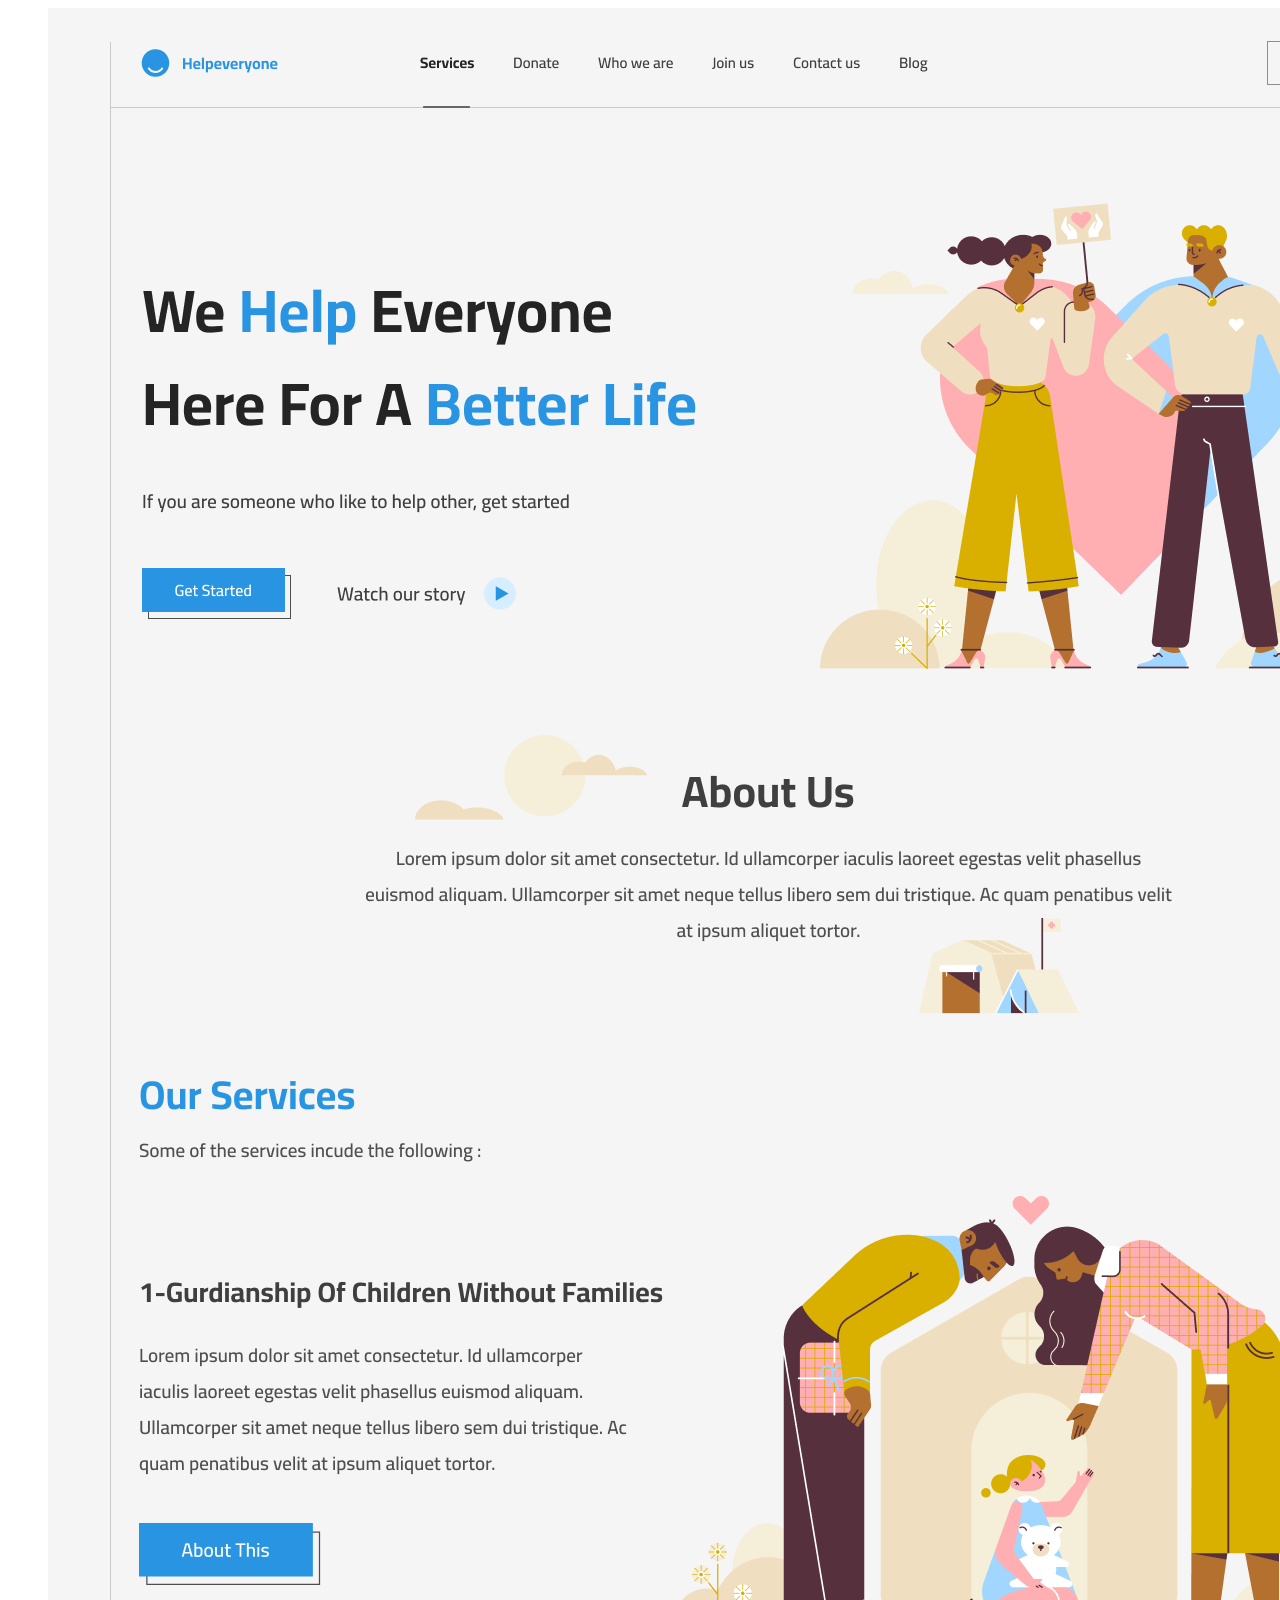
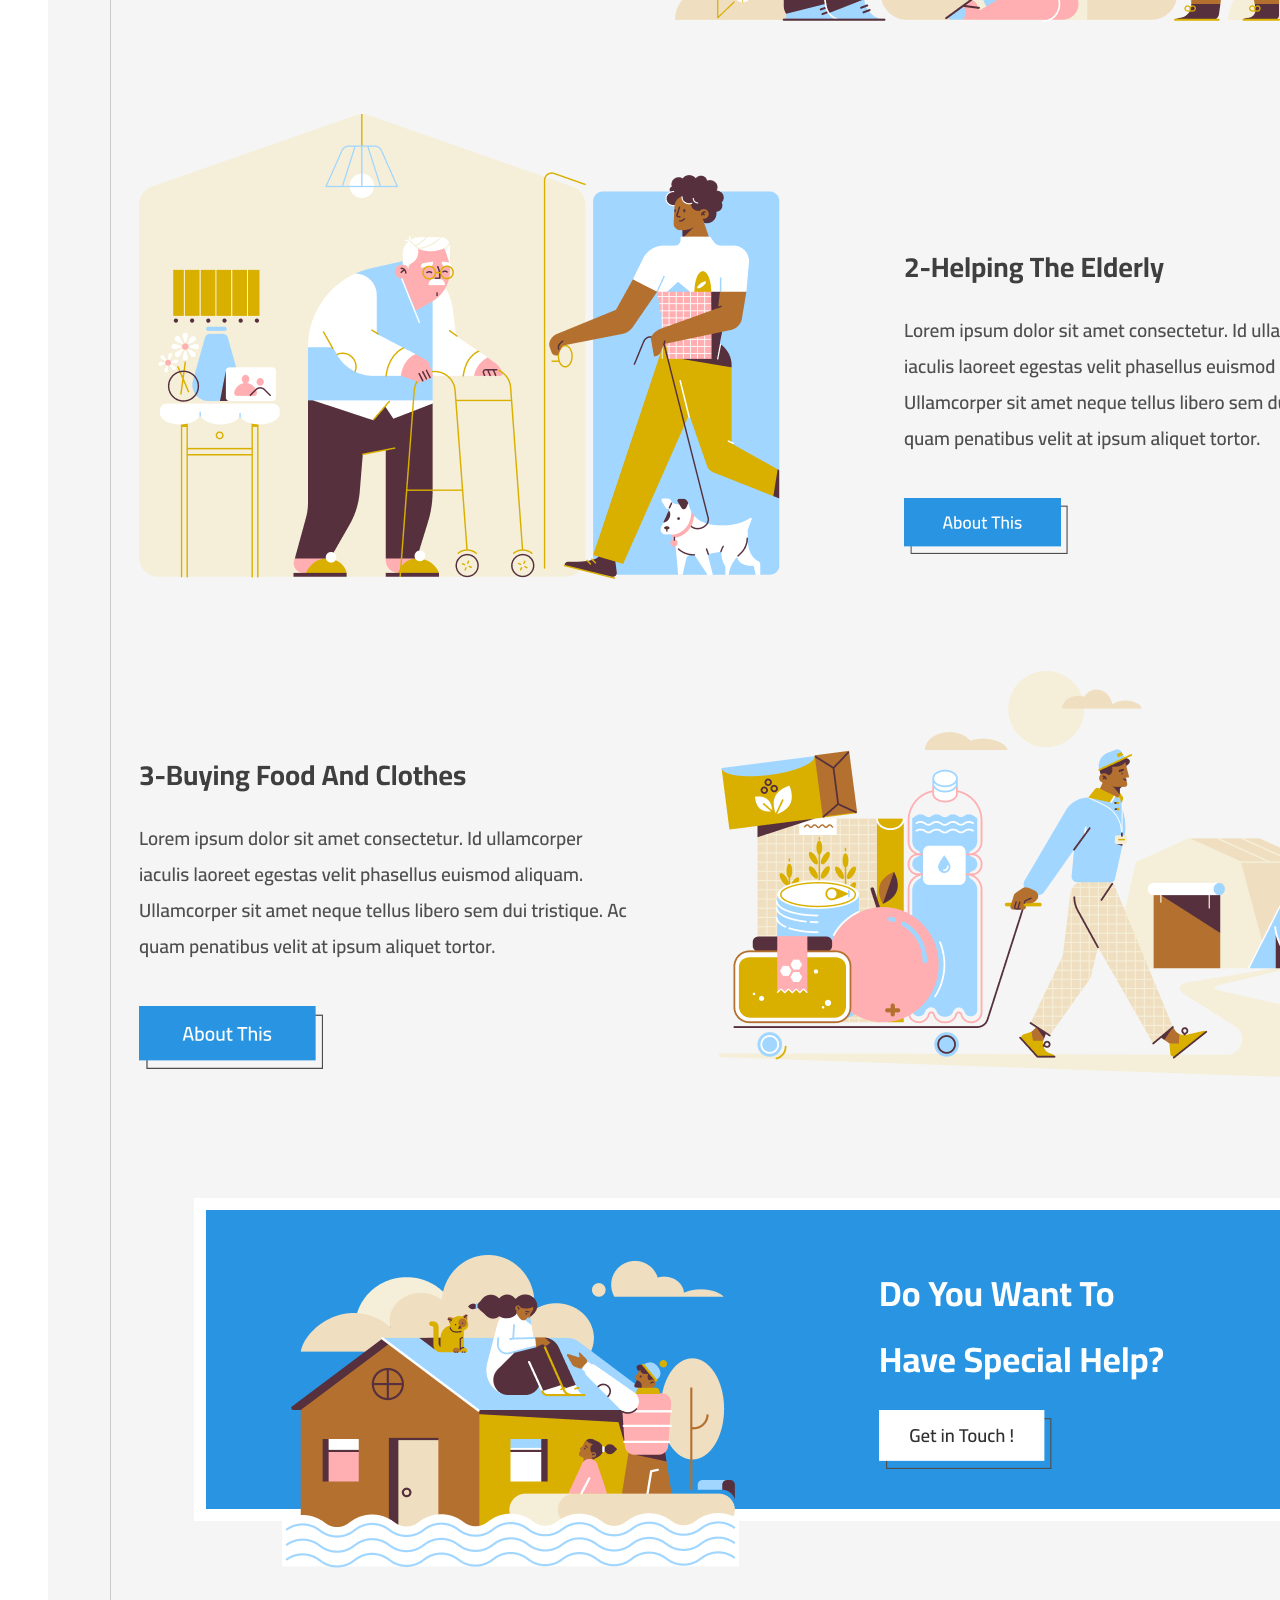
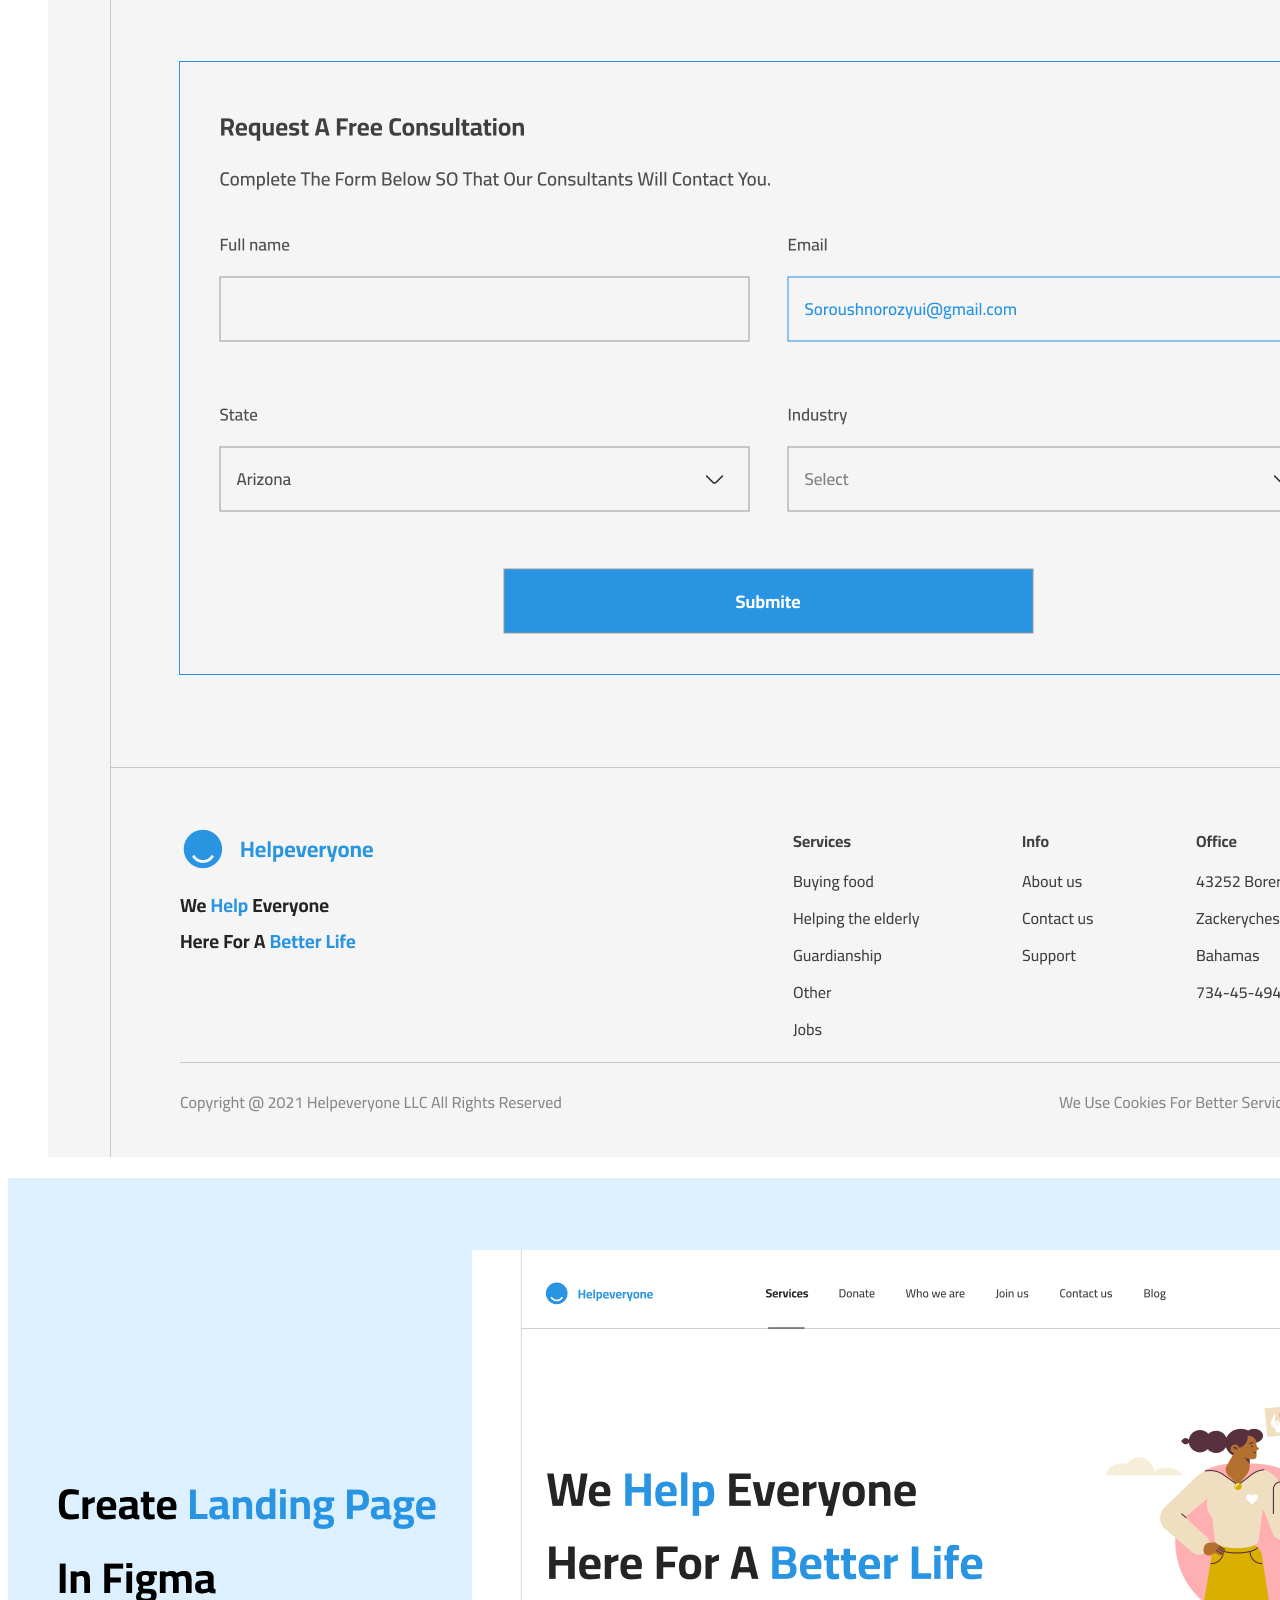
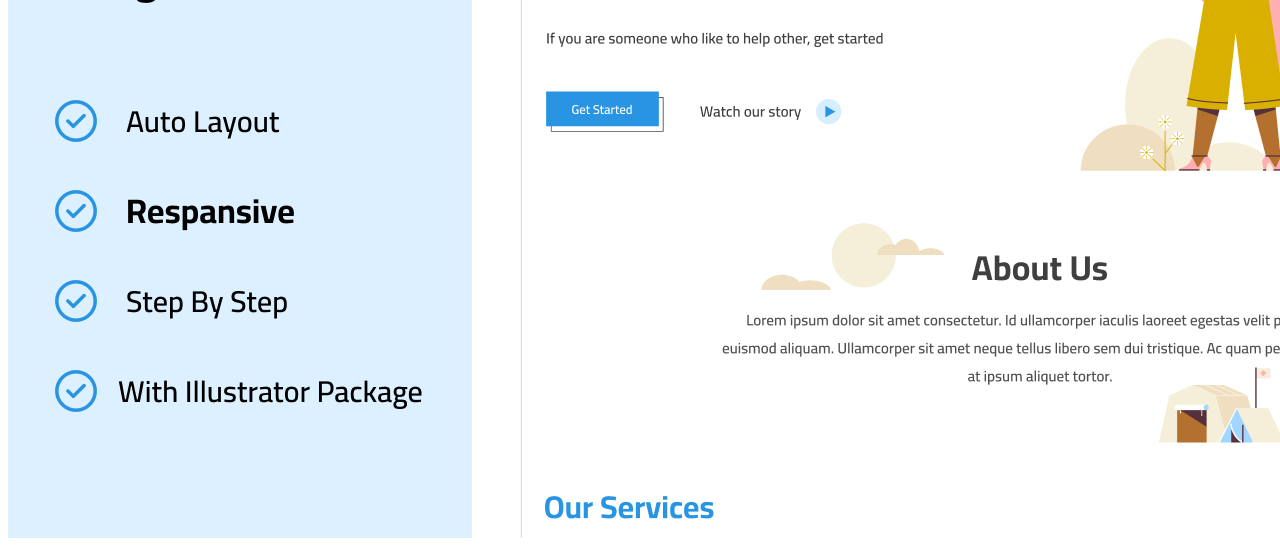
<file: code.html>
<DOCTYPE>
    <html>

    <head>
        <meta charset="UTF -8">
        <meta name="viewport" content="width-device-width, initial-scale=1.a">
        <title>LandingPage</title>
    </head>
    <div class="wrapperOne">
        <div class="bar">
                    <div class="header-section">
                        <div>
                            <ul>
                                <h1>
                                <navBar><img src="./images/Desktop - 1.png" navBar display: flex; justify-content: space-between; height: 50px; align-items: center;></navBar>
                                </h1>
                            </ul>

                        </div>
                        </div>
                    </div>
                    <div>
                    <span><navbar><img src="./images/Frame 40.png" navbar display: flex; justify-content: space-between; height: 4px; align-item: right;></navbar></span>
                        </b>
                    </span>
                </div>
                </html>
</file>
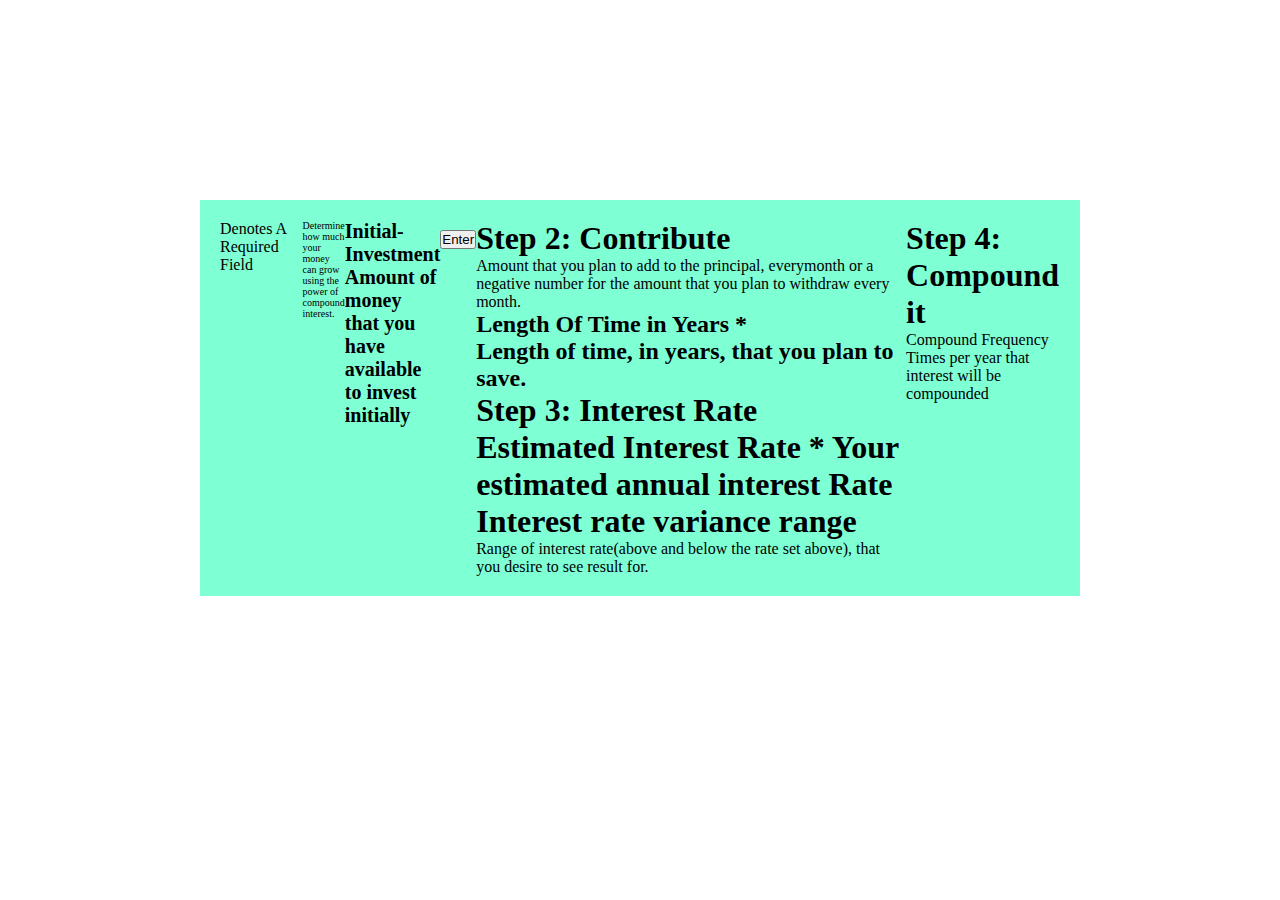
<file: InterestCalculator.html>
<!DOCTYPE html>
<html lang="en">
<head>
  <meta charset="UTF-8">
  <meta name="viewport" content="width=device-width, initial-scale=1.0">
  <title>InterestCalculator</title>
  <link rel="stylesheet" href="./InterestCalculator.css">
</head>
  <body>
    <div class="Wrapper">
      <div class="CompoundInterestCalculator">
        <p>Denotes A Required Field<p>
        <div class="firstStep">
          <p>Determine how much your money can grow using the power of compound interest.</p>
          <h1>Initial-Investment
            <p>Amount of money that you have available to invest initially</p>
            </h1>
            <div class="Enter">
              <button>Enter</button>
            </div>
        </div>
        <div class="secondStep">
          <h1>Step 2: Contribute</h1>
          <div class="MonthlyContribution">
            <p>Amount that you plan to add to the principal,
              everymonth or a negative number for the amount that you plan to withdraw every month.
            </p>
            <h2>Length Of Time in Years *
              <p>Length of time, in years, that you plan to save.
              </p>
            </h2>
          </div>
            <div class="thirdStep">
              <h1>Step 3: Interest Rate
              <p>Estimated Interest Rate *
                Your estimated annual interest Rate
              </p>
              </h1>
            </div>
            <h1>Interest rate variance range</h1>
            <p>Range of interest rate(above and below the rate set above),
              that you desire to see result for.
            </p>
        </div>
        <div class="fourthStep">
          <h1>Step 4: Compound it</h1>
          <p>Compound Frequency</p>
          <p>Times per year that interest will be compounded</p>
        </div>
        </div>
      </div>
</body>
</html>
</file>
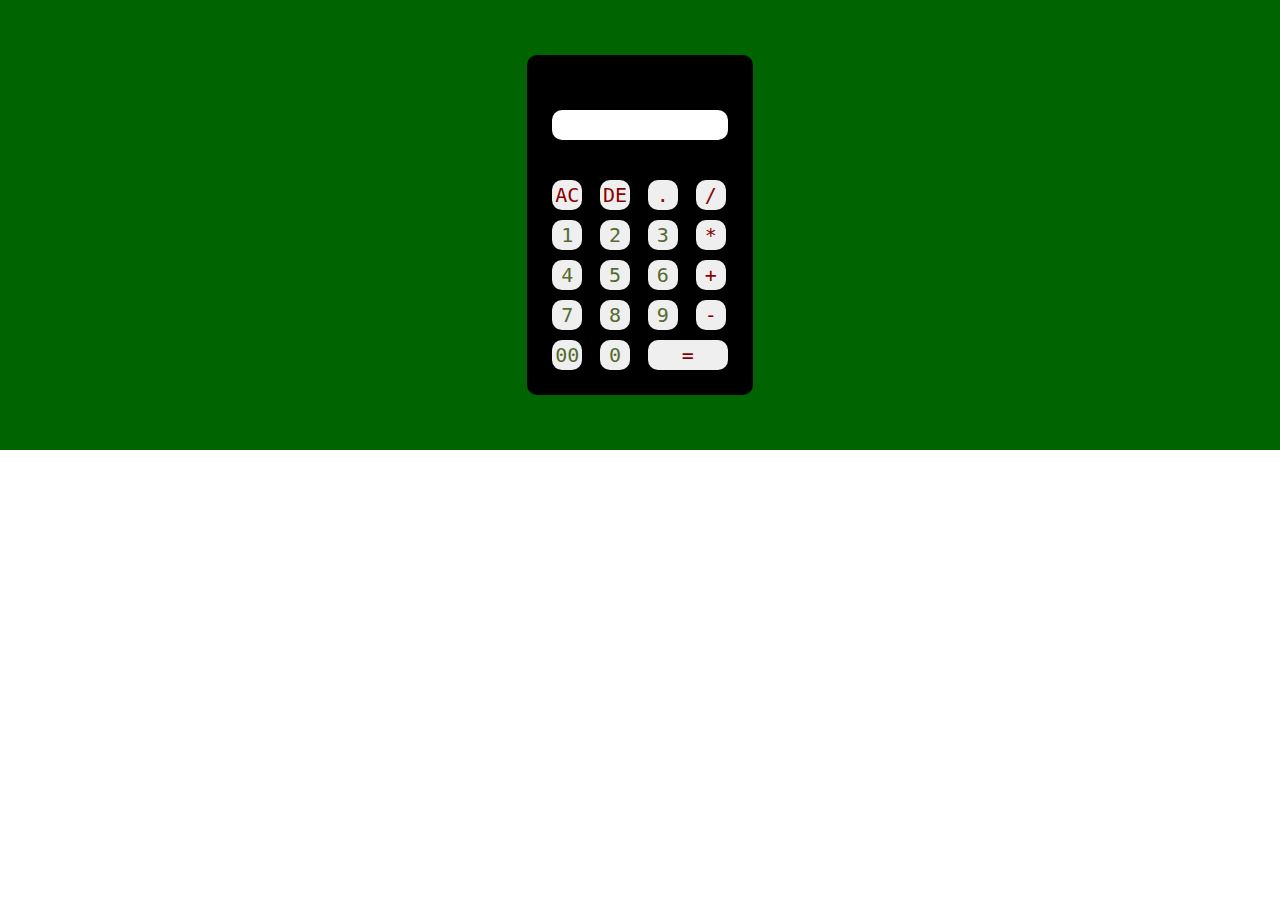
<file: Sample/SampleCalculator.html>
<!DOCTYPE html>
<html lang="en">
<head>
    <meta charset="UTF-8">
    <meta name="viewport" content="width=device-width, initial-scale=1.0">
    <title>SampleCalculator</title>
    <link rel="stylesheet" href="./SampleCalculator.css">
    <script src="./SampleCalculator.js"></script>
</head>
<body>
    <div class="parentWrapper">
        <div class="calculator">
            <form>
                <div class="display">
                    <input type="text" name="display">
                </div>
                <div>
                    <input type="button" value="AC" onclick="display.value = '' " class="operator">
                    <input type="button" value="DE" onclick="display.value = display.value.toString().slice(0,-1)" class="operator">
                    <input type="button" value="." onclick="display.value += '.' " class="operator">
                    <input type="button" value="/" onclick="display.value += '/' " class="operator">
                </div>
                <div>
                    <input type="button" value="1" onclick="display.value += '1' ">
                    <input type="button" value="2" onclick="display.value += '2' ">
                    <input type="button" value="3" onclick="display.value += '3' ">
                    <input type="button" value="*" onclick="display.value += '*' " class="operator">
                </div>
                <div>
                    <input type="button" value="4" onclick="display.value += '4' ">
                    <input type="button" value="5" onclick="display.value += '5' ">
                    <input type="button" value="6" onclick="display.value += '6' ">
                    <input type="button" value="+" onclick="display.value += '+' " class="operator">
                </div>
                <div>
                    <input type="button" value="7" onclick="display.value += '7' ">
                    <input type="button" value="8" onclick="display.value += '8' ">
                    <input type="button" value="9" onclick="display.value += '9' ">
                    <input type="button" value="-" onclick="display.value += '-' " class="operator">
                </div>
                <div>
                    <input type="button" value="00" onclick="display.value += '00' ">
                    <input type="button" value="0" onclick="display.value += '0' ">
                    <input type="button" value="=" onclick="display.value = eval(display.value)" class="equal operator">

                </div>
            </form>
        </div>
    </div>
</body>
</html>
</file>
<file: InterestCalculator.css>
*{
    padding: 0;
    margin: 0;
    box-sizing: border-box;
}

.Wrapper{
    padding: 200px;
}

.CompoundInterestCalculator{
    display: flex;
    justify-content: space-between;
    padding: 20px;
    background-color: aquamarine;
}

.firstStep{
    display: flex;
    font-size: 10px;
    justify-content: right;
    width: 200px;
    font-display: blue;
}

.Initial-Investment{
    display: flex;
    font-size: 200px;
    width: 50px;
}

.Enter{
    margin-top: 10px;

}
</file>
<file: Sample/SampleCalculator.css>
*{
    padding: 0;
    margin: 0;
    box-sizing: border-box;
    font-family: monospace;
}

.parentWrapper{
    width: 100%;
    height: 50vh;
    background: darkgreen;
    display: flex;
    align-items: center;
    justify-content: center;
}

.calculator{
    background: black;
    padding: 20px;
    border-radius: 10px;
}

.calculator input{
    border: 0;
    outline: 0;
    width: 30px;
    height: 30px;
    border-radius: 10px;
    box-shadow: -4px  -4px  -8px rgba(255, 255, 255, 0.1), 5px, 5px, 15px rgba(0, 0, 0, 0.2);
    font-size: 20px;
    color: darkolivegreen;
    cursor: pointer;
    margin: 5px;
}

form .display{
    display: flex;
    justify-content: flex-end;
    margin: 30px 0;
}
form .display input{
    text-align: right;
    flex: 1;
    font-size: 45px;
    box-shadow: none;
}

form input.equal{
    width: 80px;
}

form input.operator{
    color: darkred;
}
</file>
